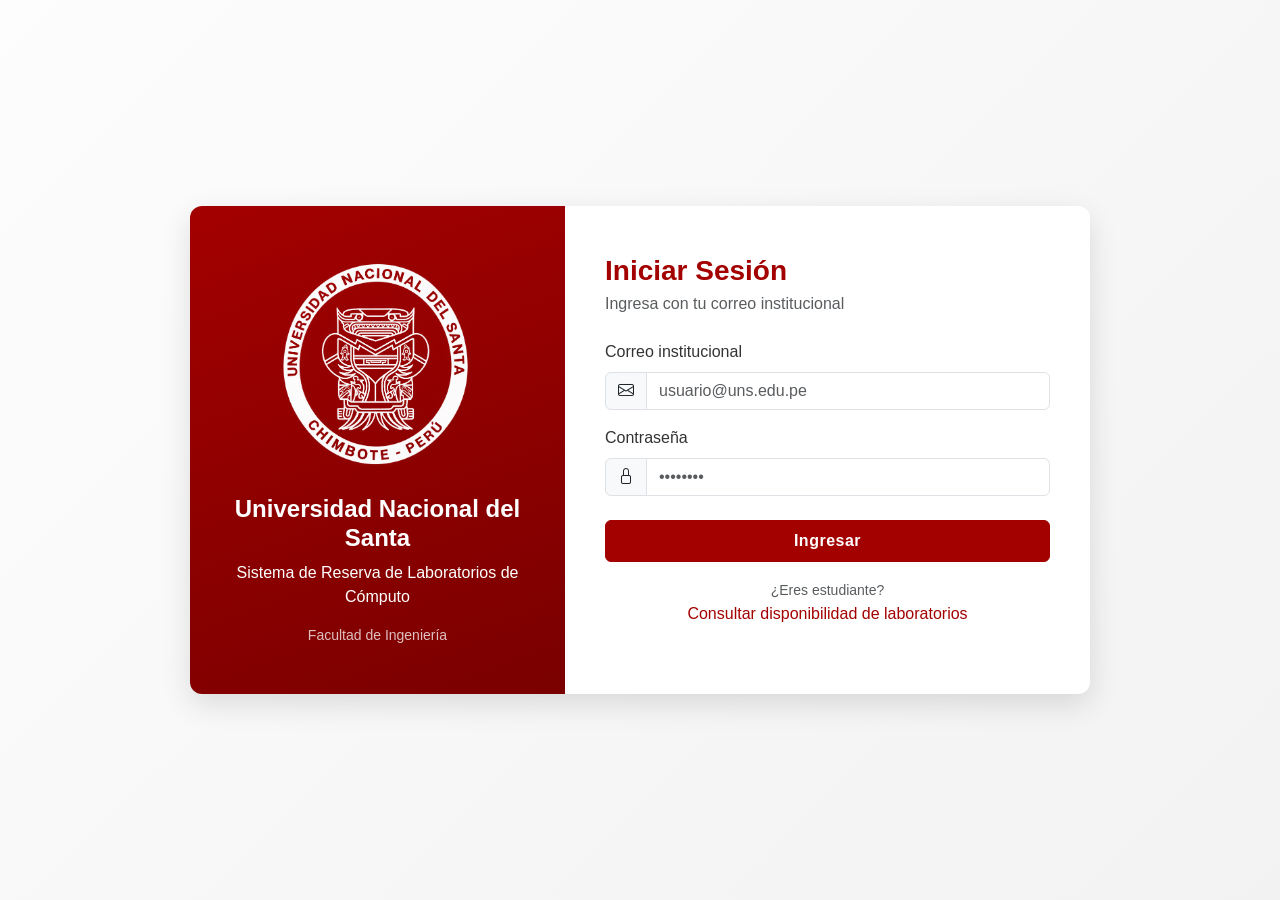
<file: index.html>
<!DOCTYPE html>
<html lang="es">
<head>
    <meta charset="UTF-8">
    <meta name="viewport" content="width=device-width, initial-scale=1.0">

    <title>Sistema de Reservas de Laboratorios | UNS</title>

    <!-- Bootstrap 5 -->
    <link href="https://cdn.jsdelivr.net/npm/bootstrap@5.3.3/dist/css/bootstrap.min.css" rel="stylesheet">

    <!-- Bootstrap Icons -->
    <link href="https://cdn.jsdelivr.net/npm/bootstrap-icons@1.11.3/font/bootstrap-icons.css" rel="stylesheet">

    <!-- Estilos institucionales -->
    <link href="assets/css/style.css" rel="stylesheet">
</head>

<body>

<div class="login-wrapper container">

    <div class="login-card row g-0">

        <!-- Panel izquierdo: identidad UNS -->
        <div class="col-md-5 login-brand">

            <!-- Logo de la Universidad Nacional del Santa -->
            <img src="assets/img/logo_uns.png"
                 alt="Escudo de la Universidad Nacional del Santa">

            <h4 class="fw-bold">
                Universidad Nacional del Santa
            </h4>

            <p class="mb-0">
                Sistema de Reserva de Laboratorios de Cómputo
            </p>

            <small class="mt-3 opacity-75">
                Facultad de Ingeniería
            </small>

        </div>


        <!-- Panel derecho: formulario -->
        <div class="col-md-7 login-form-container">

            <h3 class="fw-bold mb-1" style="color: var(--uns-rojo);">
                Iniciar Sesión
            </h3>

            <p class="text-muted mb-4">
                Ingresa con tu correo institucional
            </p>


            <div id="loginAlert" class="alert alert-danger py-2"></div>


            <form id="formLogin" novalidate>

                <!-- Correo -->
                <div class="mb-3">

                    <label class="form-label">
                        Correo institucional
                    </label>

                    <div class="input-group">

                        <span class="input-group-text">
                            <i class="bi bi-envelope"></i>
                        </span>

                        <input
                            type="email"
                            class="form-control"
                            id="correo"
                            required
                            placeholder="usuario@uns.edu.pe">

                    </div>

                </div>


                <!-- Contraseña -->
                <div class="mb-4">

                    <label class="form-label">
                        Contraseña
                    </label>

                    <div class="input-group">

                        <span class="input-group-text">
                            <i class="bi bi-lock"></i>
                        </span>

                        <input
                            type="password"
                            class="form-control"
                            id="password"
                            required
                            placeholder="••••••••">

                    </div>

                </div>


                <!-- Botón ingresar -->
                <button
                    type="submit"
                    class="btn btn-uns w-100 py-2"
                    id="btnLogin">

                    <span id="btnText">
                        Ingresar
                    </span>

                    <span
                        id="btnSpinner"
                        class="spinner-border spinner-border-sm ms-2 d-none">
                    </span>

                </button>

                <div class="text-center mt-3">

                    <small class="text-muted">
                        ¿Eres estudiante?
                    </small>

                    <br>

                    <a href="calendario_publico.html"
                    class="text-decoration-none"
                    style="color: var(--uns-rojo);">
                        Consultar disponibilidad de laboratorios
                    </a>

                </div>

            </form>

        </div>

    </div>

</div>


<!-- Bootstrap JS -->
<script src="https://cdn.jsdelivr.net/npm/bootstrap@5.3.3/dist/js/bootstrap.bundle.min.js"></script>

<!-- JavaScript del login -->
<script src="assets/js/login.js"></script>

</body>
</html>
</file>
<file: assets/css/style.css>
:root {
    --uns-rojo: #a30000;
    --uns-rojo-oscuro: #7a0000;
    --uns-blanco: #ffffff;
    --uns-gris-texto: #333333;
}

body {
    font-family: 'Segoe UI', Roboto, Arial, sans-serif;
    background: linear-gradient(135deg, #fdfdfd 0%, #f2f2f2 100%);
    color: var(--uns-gris-texto);
    min-height: 100vh;
}

/* Login */
.login-wrapper {
    min-height: 100vh;
    display: flex;
    align-items: center;
    justify-content: center;
}

.login-card {
    background: var(--uns-blanco);
    border-radius: 12px;
    box-shadow: 0 10px 30px rgba(0, 0, 0, 0.12);
    overflow: hidden;
    max-width: 900px;
    width: 100%;
}

.login-brand {
    background: linear-gradient(160deg, var(--uns-rojo) 0%, var(--uns-rojo-oscuro) 100%);
    color: var(--uns-blanco);
    padding: 3rem 2rem;
    display: flex;
    flex-direction: column;
    justify-content: center;
    align-items: center;
    text-align: center;
}

.login-brand img {
    width: 200px !important;
    height: auto !important;
    max-width: none !important;
    margin-bottom: 1rem;
}

.login-form-container {
    padding: 3rem 2.5rem;
}

.btn-uns {
    background-color: var(--uns-rojo);
    border-color: var(--uns-rojo);
    color: #fff;
    font-weight: 600;
    letter-spacing: 0.5px;
}

.btn-uns:hover {
    background-color: var(--uns-rojo-oscuro);
    border-color: var(--uns-rojo-oscuro);
}

.form-control:focus {
    border-color: var(--uns-rojo);
    box-shadow: 0 0 0 0.2rem rgba(163, 0, 0, 0.15);
}

#loginAlert {
    display: none;
}

/* Calendario */
.fc-toolbar-title {
    text-transform: uppercase !important;
    white-space: nowrap;
}

/* Eventos */
.evento-reserva {
    width: 100%;
    padding: 4px 6px;
    line-height: 1.2;
    box-sizing: border-box;
    background: transparent;
    border: none;
    border-radius: 0;
}

.evento-pendiente {
    background-color: #fff3cd !important;
    border-left: 4px solid #ffc107 !important;
    color: #664d03 !important;
}

.evento-aprobada {
    background-color: #d1e7dd !important;
    border-left: 4px solid #198754 !important;
    color: #0f5132 !important;
}

.evento-rechazada {
    background-color: #f8d7da !important;
    border-left: 4px solid #dc3545 !important;
    color: #842029 !important;
}

.evento-cancelada {
    background-color: #e2e3e5 !important;
    border-left: 4px solid #6c757d !important;
    color: #41464b !important;
}

.evento-hora {
    font-size: 0.72rem;
    font-weight: 700;
    margin-bottom: 2px;
}

.evento-laboratorio {
    font-size: 0.78rem;
    font-weight: 600;
    white-space: normal;
    overflow-wrap: anywhere;
}

.evento-practica {
    font-size: 0.72rem;
    font-weight: 500;
    white-space: normal;
    overflow-wrap: anywhere;
}

.evento-estado {
    font-size: 0.68rem;
    font-weight: 700;
    text-transform: uppercase;
    margin-top: 2px;
}

/* Color del texto */
.fc-timegrid-event.evento-pendiente,
.fc-timegrid-event.evento-pendiente .evento-reserva,
.fc-daygrid-event.evento-pendiente,
.fc-daygrid-event.evento-pendiente .fc-event-main,
.fc-daygrid-event.evento-pendiente .fc-event-main * {
    color: #664d03 !important;
}

.fc-timegrid-event.evento-aprobada,
.fc-timegrid-event.evento-aprobada .evento-reserva,
.fc-daygrid-event.evento-aprobada,
.fc-daygrid-event.evento-aprobada .fc-event-main,
.fc-daygrid-event.evento-aprobada .fc-event-main * {
    color: #0f5132 !important;
}

.fc-timegrid-event.evento-rechazada,
.fc-timegrid-event.evento-rechazada .evento-reserva,
.fc-daygrid-event.evento-rechazada,
.fc-daygrid-event.evento-rechazada .fc-event-main,
.fc-daygrid-event.evento-rechazada .fc-event-main * {
    color: #842029 !important;
}

.fc-timegrid-event.evento-cancelada,
.fc-timegrid-event.evento-cancelada .evento-reserva,
.fc-daygrid-event.evento-cancelada,
.fc-daygrid-event.evento-cancelada .fc-event-main,
.fc-daygrid-event.evento-cancelada .fc-event-main * {
    color: #41464b !important;
}
</file>
